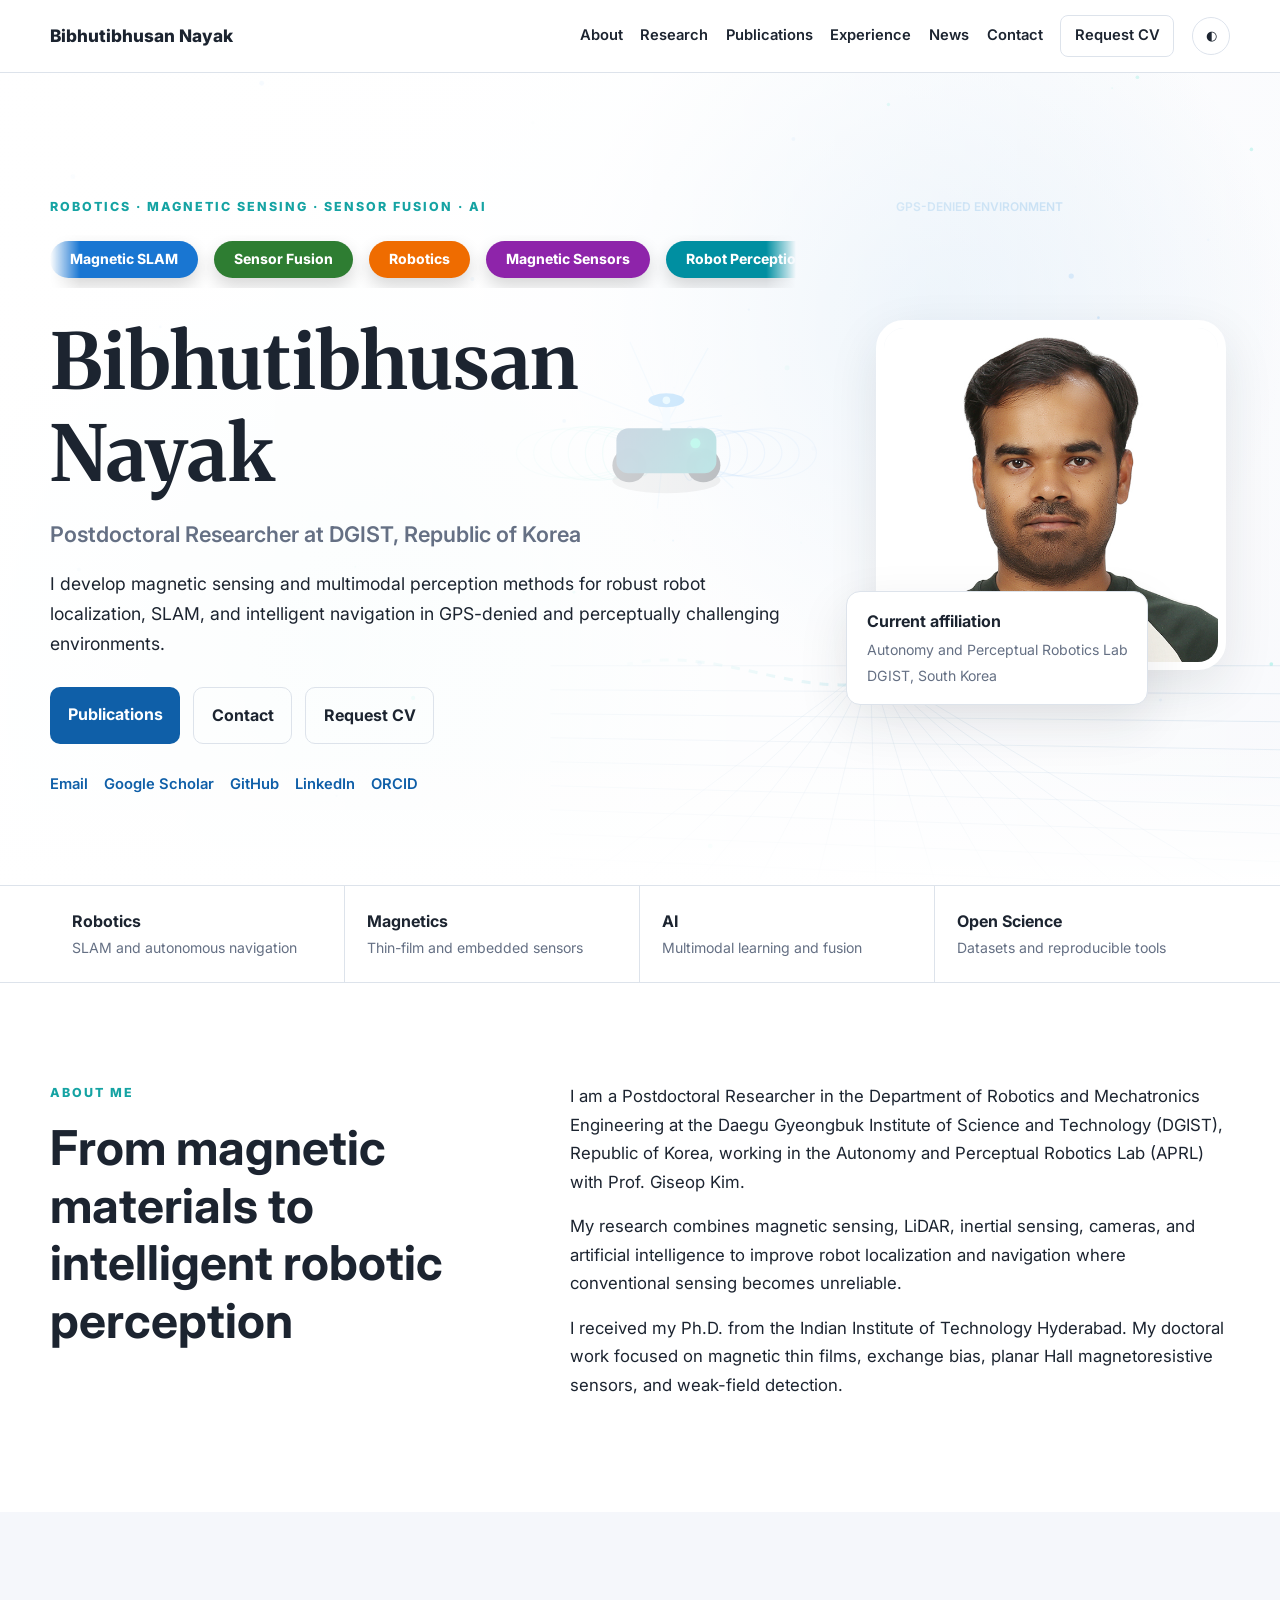
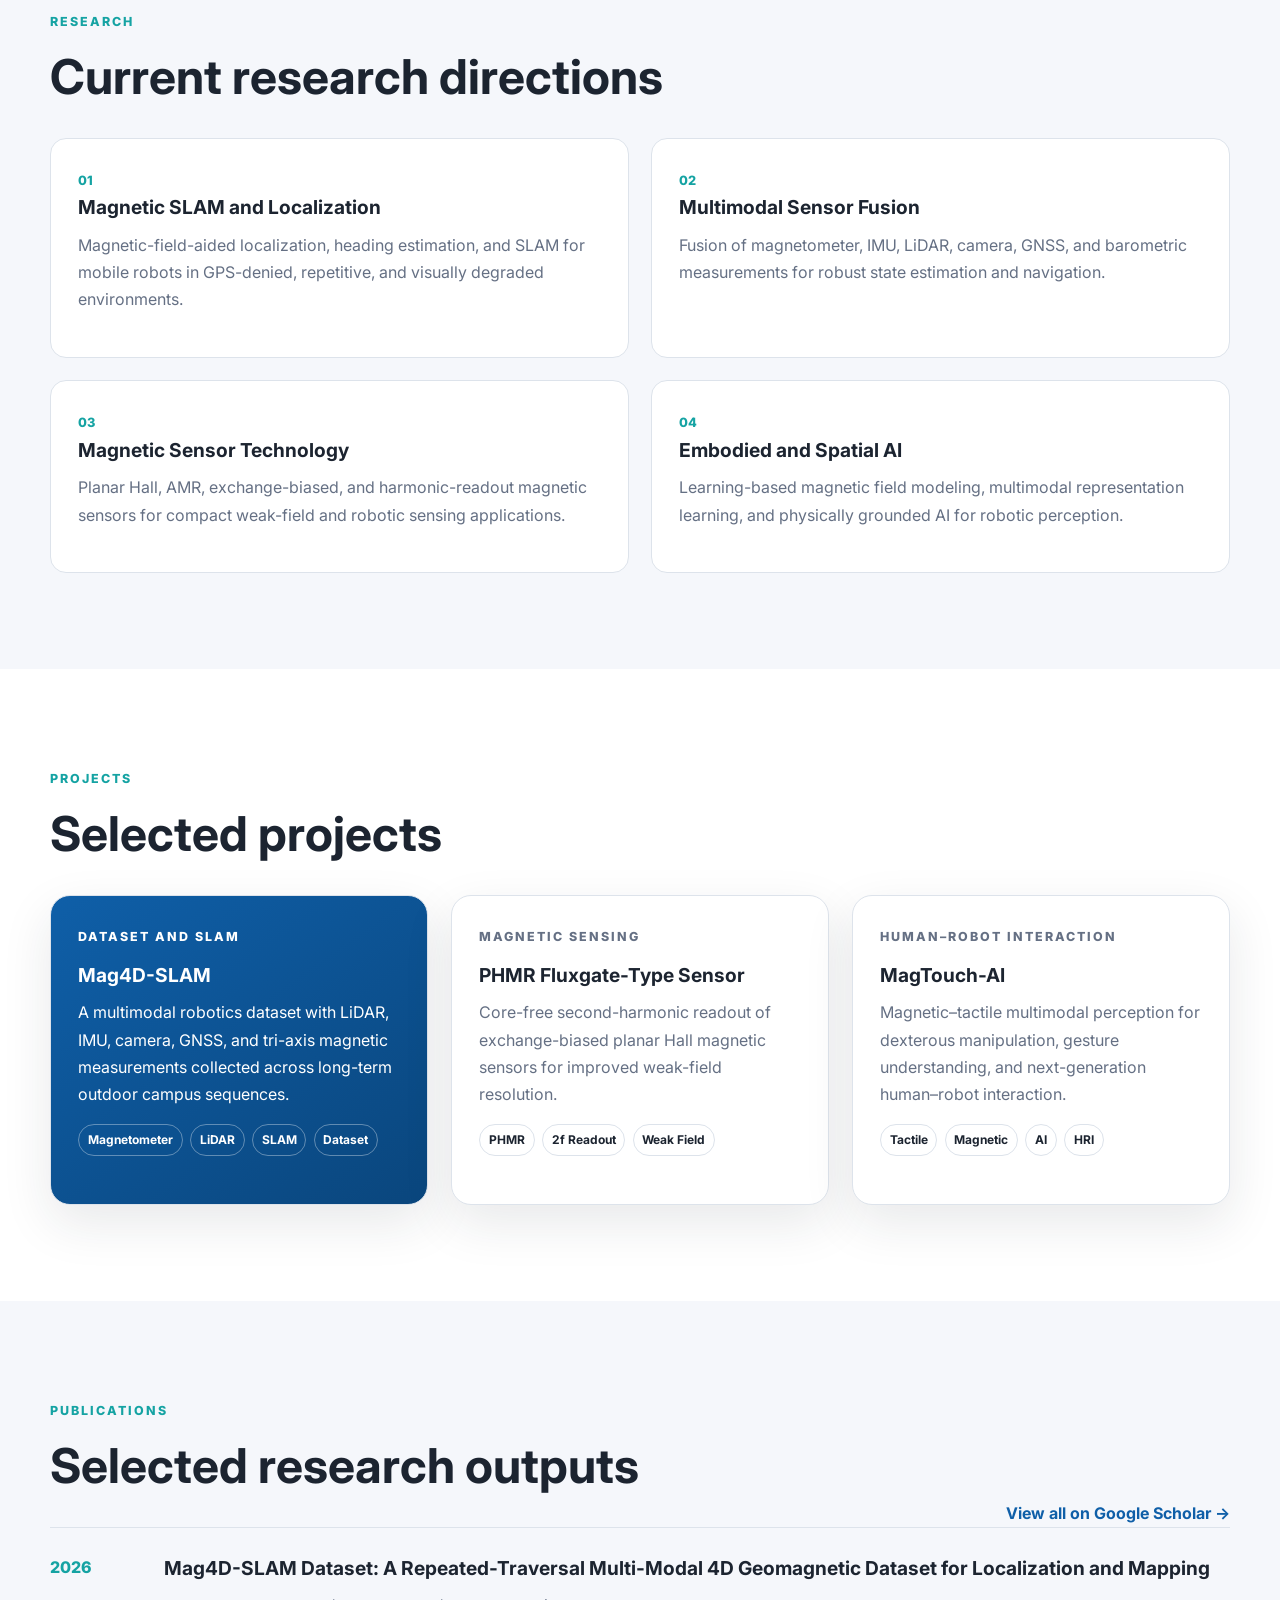
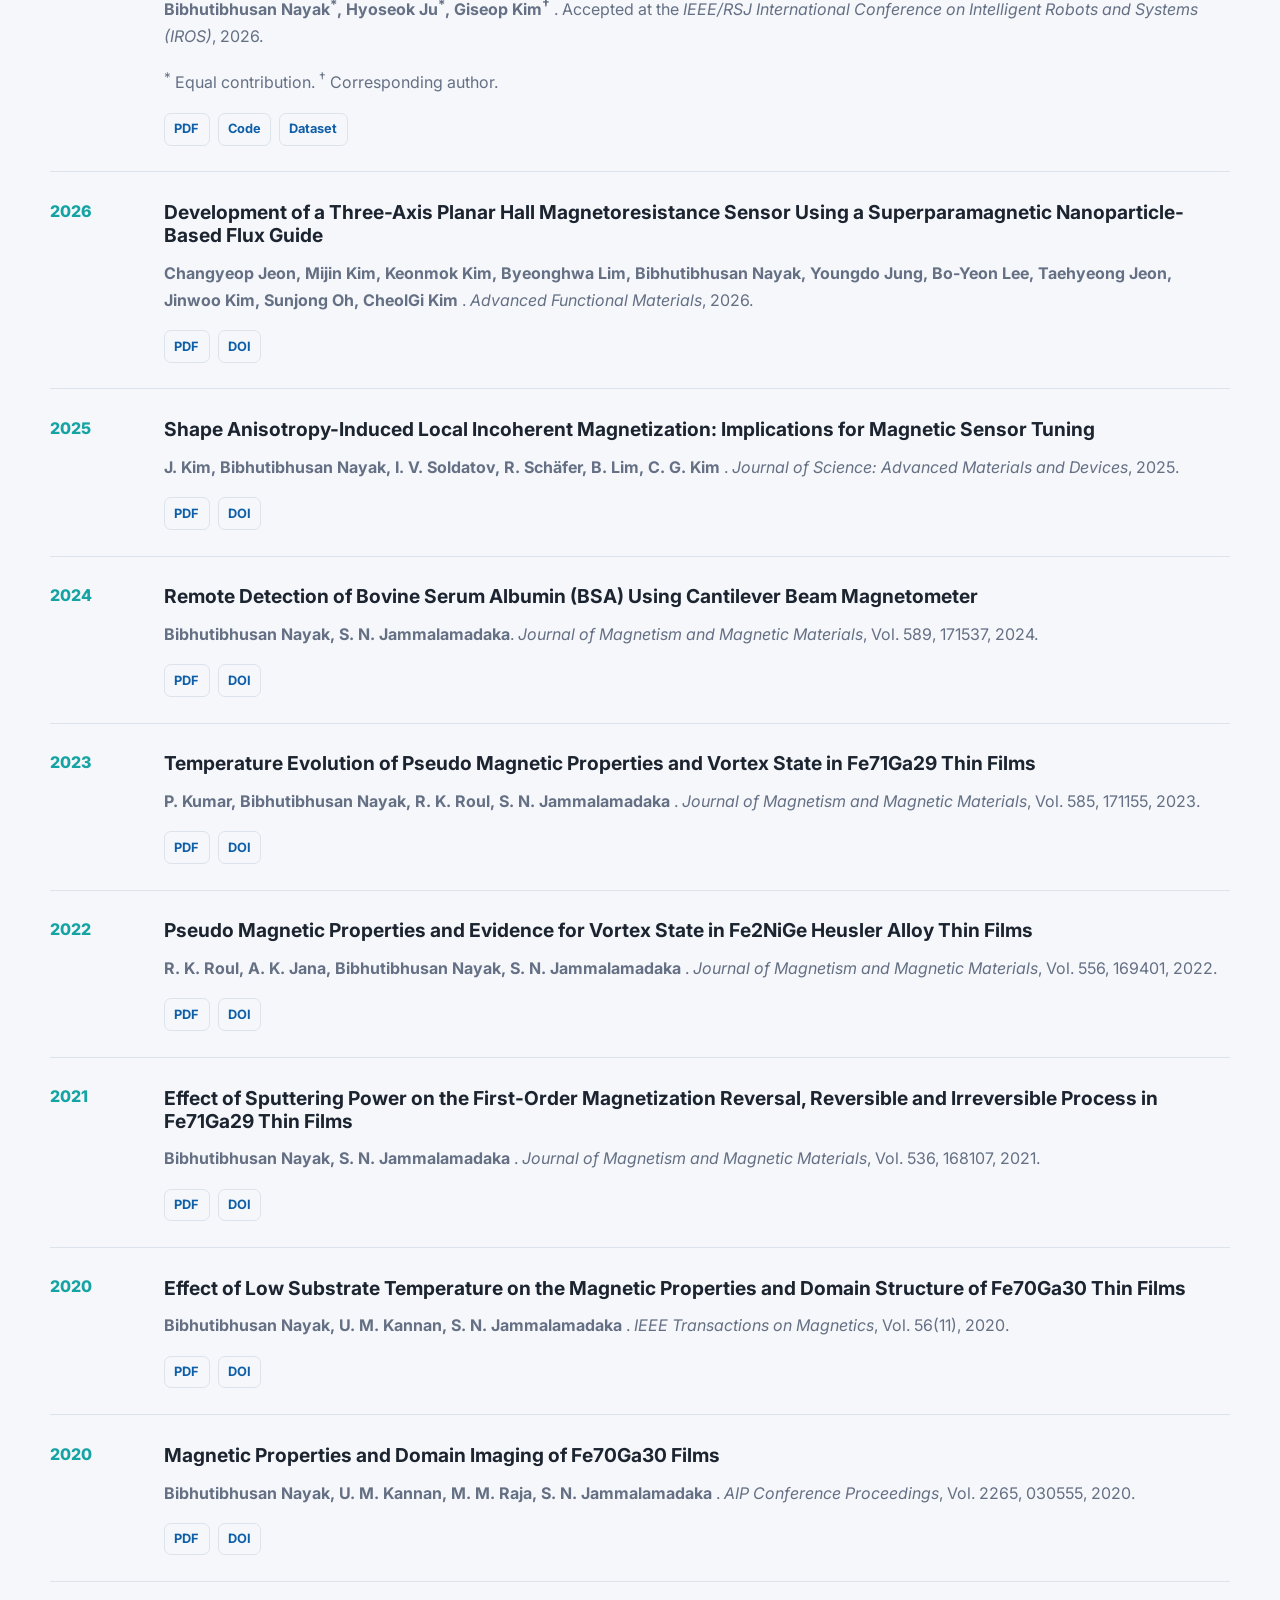
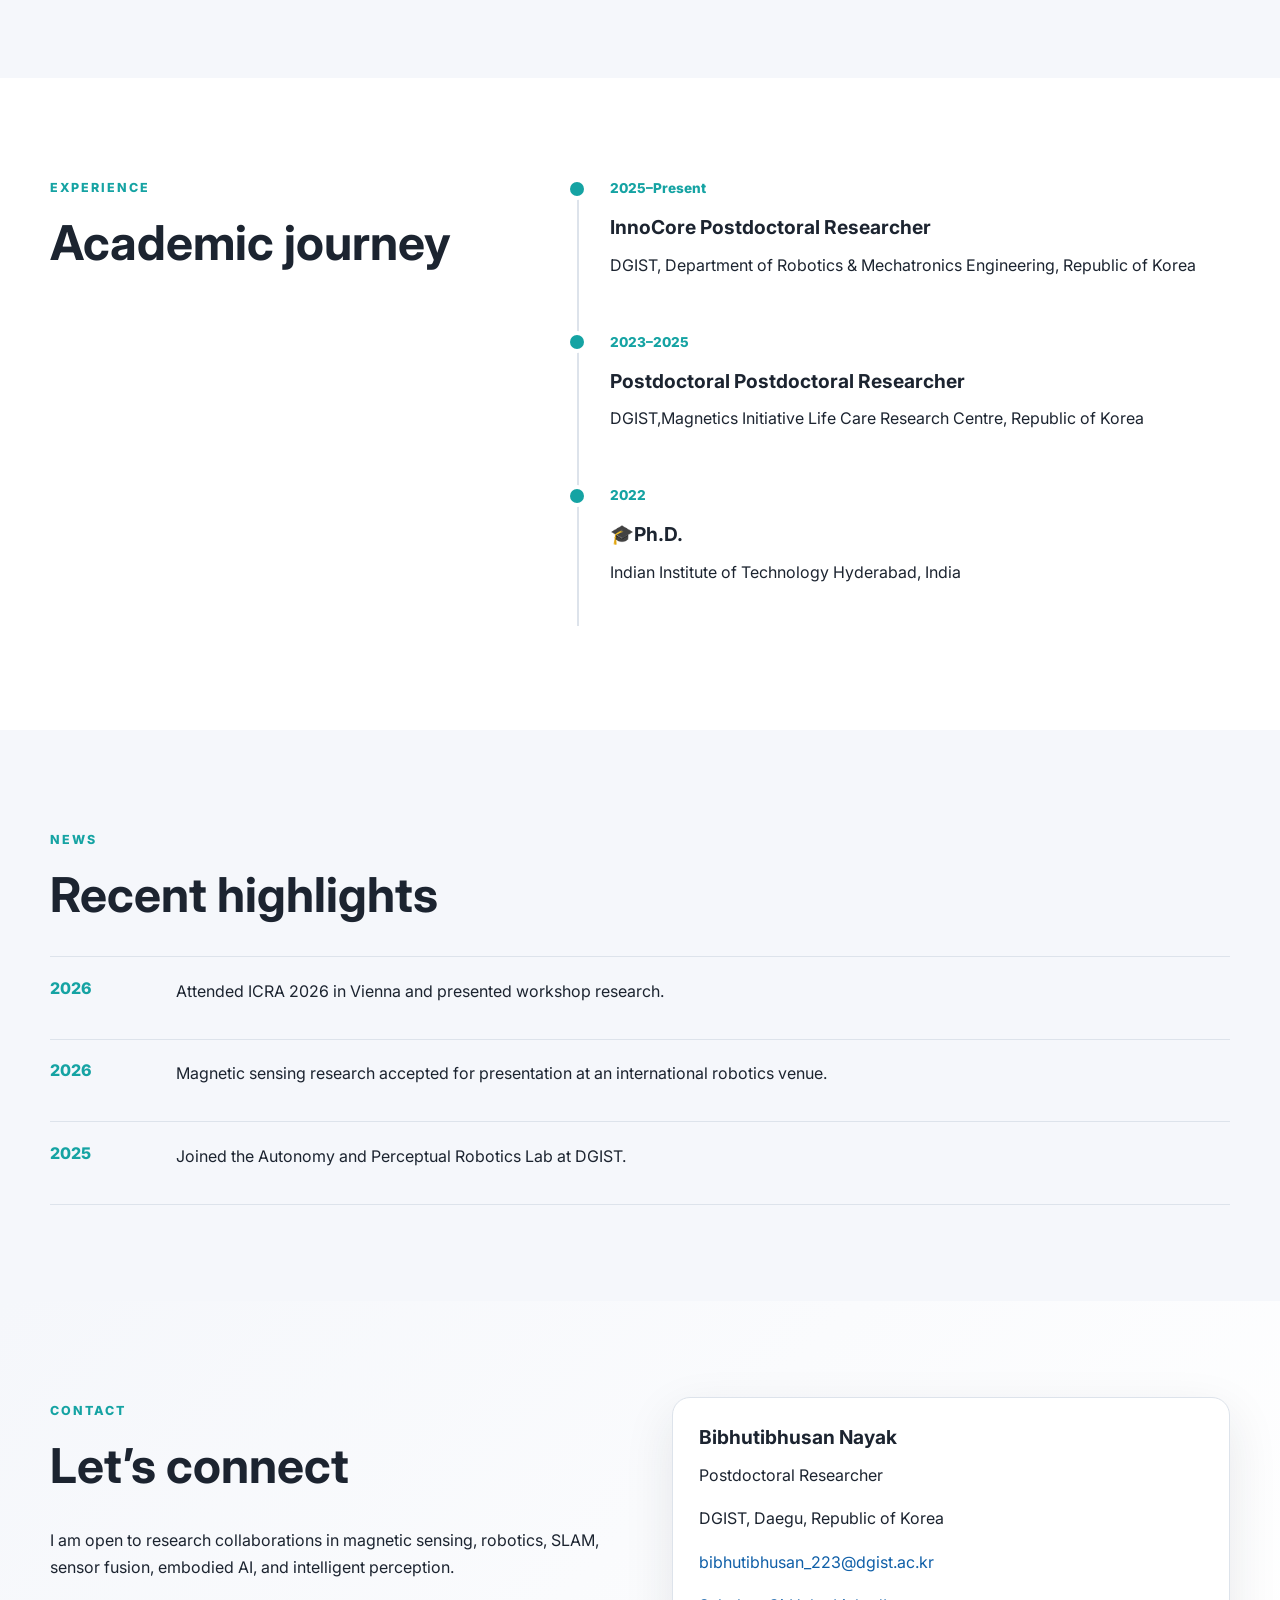
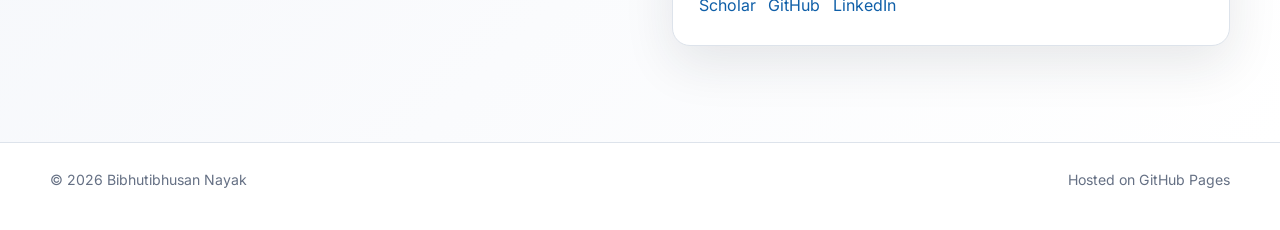
<file: index.html>
<!DOCTYPE html>
<html lang="en">
<head>
  <meta charset="UTF-8" />

  <meta name="viewport" content="width=device-width, initial-scale=1.0" />

  <title>Bibhutibhusan Nayak | Robotics | Magnetic SLAM | DGIST</title>

  <meta name="description"
  content="Official website of Dr. Bibhutibhusan Nayak, Postdoctoral Researcher at DGIST. Research in Robotics, Magnetic SLAM, Sensor Fusion, Artificial Intelligence, and Magnetic Sensors.">

  <meta name="keywords"
  content="Bibhutibhusan Nayak, Bibhuti Nayak, DGIST, Robotics, Magnetic SLAM, Sensor Fusion, Artificial Intelligence, Magnetic Sensors, Postdoctoral Researcher">

  <meta name="author"
  content="Bibhutibhusan Nayak">

  <meta name="robots"
  content="index, follow">

  <meta property="og:title"
  content="Bibhutibhusan Nayak">

  <meta property="og:description"
  content="Official academic website of Dr. Bibhutibhusan Nayak">

  <meta property="og:type"
  content="website">

  <meta property="og:url"
  content="https://bibhu223.github.io">

  <meta property="og:image"
  content="https://bibhu223.github.io/assets/profile_picture.jpeg">
  <link rel="preconnect" href="https://fonts.gstatic.com" crossorigin>
  <link href="https://fonts.googleapis.com/css2?family=Inter:wght@400;500;600;700;800&family=Merriweather:wght@700&display=swap" rel="stylesheet">

  <link rel="stylesheet" href="style.css" />
  <script defer src="script.js"></script>
</head>
<body>
  <header class="site-header">
    <nav class="nav container">
      <a class="brand" href="#home">Bibhutibhusan Nayak</a>

      <button class="menu-toggle" aria-label="Open menu" aria-expanded="false">☰</button>

      <div class="nav-links">
        <a href="#about">About</a>
        <a href="#research">Research</a>
        <a href="#publications">Publications</a>
        <a href="#experience">Experience</a>
        <a href="#news">News</a>
        <a href="#contact">Contact</a>
        <a class="nav-cv" href="request-cv.html">Request CV</a>
        <button id="theme-toggle" class="theme-toggle" aria-label="Toggle dark mode">◐</button>
      </div>
    </nav>
  </header>

  <main>
    <section id="home" class="hero animated-hero">
      <canvas id="robotics-canvas" aria-hidden="true"></canvas>
      <div class="hero-overlay" aria-hidden="true"></div>
      <div class="container hero-grid">
        <div class="hero-text">
          <p class="eyebrow">Robotics · Magnetic Sensing · Sensor Fusion · AI</p>
<div class="research-slider" aria-label="Research interests">
            <div class="slider-track">
              <div class="slider-group">
                <span class="tag blue">Magnetic SLAM</span>
                <span class="tag green">Sensor Fusion</span>
                <span class="tag orange">Robotics</span>
                <span class="tag purple">Magnetic Sensors</span>
                <span class="tag cyan">Robot Perception</span>
                <span class="tag red">LiDAR</span>
                <span class="tag blue">GPS-denied Navigation</span>
                <span class="tag green">Spatial AI</span>
                <span class="tag purple">Magnetic Data Acquisition</span>
                <span class="tag orange">Sensor Electronics</span>
                <span class="tag cyan">Indoor Localization</span>
                <span class="tag red">Autonomous Robots</span>
              </div>

              <div class="slider-group" aria-hidden="true">
                <span class="tag blue">Magnetic SLAM</span>
                <span class="tag green">Sensor Fusion</span>
                <span class="tag orange">Robotics</span>
                <span class="tag purple">Magnetic Sensors</span>
                <span class="tag cyan">Robot Perception</span>
                <span class="tag red">LiDAR</span>
                <span class="tag blue">GPS-denied Navigation</span>
                <span class="tag green">Spatial AI</span>
                <span class="tag purple">Magnetic Data Acquisition</span>
                <span class="tag orange">Sensor Electronics</span>
                <span class="tag cyan">Indoor Localization</span>
                <span class="tag red">Autonomous Robots</span>
              </div>
            </div>
          </div>
          <h1>Bibhutibhusan Nayak</h1>
          <p class="hero-role">Postdoctoral Researcher at DGIST, Republic of Korea</p>
          <p class="hero-summary">
            I develop magnetic sensing and multimodal perception methods for robust
            robot localization, SLAM, and intelligent navigation in GPS-denied and
            perceptually challenging environments.
          </p>

          <div class="hero-actions">
            <a class="btn primary" href="#publications">Publications</a>
            <a class="btn secondary" href="#contact">Contact</a>
            <a class="btn secondary" href="request-cv.html">Request CV</a>
          </div>

          <div class="social-row">
            <a href="mailto:bibhutibhusan_223@dgist.ac.kr">Email</a>
            <a href="https://scholar.google.com/" target="_blank" rel="noopener">Google Scholar</a>
            <a href="https://github.com/bibhu223" target="_blank" rel="noopener">GitHub</a>
            <a href="https://www.linkedin.com/" target="_blank" rel="noopener">LinkedIn</a>
            <a href="https://orcid.org/" target="_blank" rel="noopener">ORCID</a>
          </div>
        </div>

        <div class="hero-photo-wrap">
          <img class="hero-photo" src="assets/profile_picture.jpeg" alt="Portrait of Bibhutibhusan Nayak" onerror="this.onerror=null;this.src='assets/profile-placeholder.svg';" />
          <div class="photo-card">
            <strong>Current affiliation</strong>
            <span>Autonomy and Perceptual Robotics Lab</span>
            <span>DGIST, South Korea</span>
          </div>
        </div>
      </div>
    </section>

    <section class="stats-bar">
      <div class="container stats-grid">
        <div><strong>Robotics</strong><span>SLAM and autonomous navigation</span></div>
        <div><strong>Magnetics</strong><span>Thin-film and embedded sensors</span></div>
        <div><strong>AI</strong><span>Multimodal learning and fusion</span></div>
        <div><strong>Open Science</strong><span>Datasets and reproducible tools</span></div>
      </div>
    </section>

    <section id="about" class="section">
      <div class="container two-col">
        <div>
          <p class="section-kicker">About me</p>
          <h2>From magnetic materials to intelligent robotic perception</h2>
        </div>
        <div class="prose">
          <p>
            I am a Postdoctoral Researcher in the Department of Robotics and
            Mechatronics Engineering at the Daegu Gyeongbuk Institute of Science
            and Technology (DGIST), Republic of Korea, working in the Autonomy and
            Perceptual Robotics Lab (APRL) with Prof. Giseop Kim.
          </p>
          <p>
            My research combines magnetic sensing, LiDAR, inertial sensing,
            cameras, and artificial intelligence to improve robot localization
            and navigation where conventional sensing becomes unreliable.
          </p>
          <p>
            I received my Ph.D. from the Indian Institute of Technology Hyderabad.
            My doctoral work focused on magnetic thin films, exchange bias,
            planar Hall magnetoresistive sensors, and weak-field detection.
          </p>
        </div>
      </div>
    </section>

    <section id="research" class="section alt">
      <div class="container">
        <p class="section-kicker">Research</p>
        <h2>Current research directions</h2>

        <div class="research-grid">
          <article class="research-card">
            <span class="number">01</span>
            <h3>Magnetic SLAM and Localization</h3>
            <p>
              Magnetic-field-aided localization, heading estimation, and SLAM for
              mobile robots in GPS-denied, repetitive, and visually degraded environments.
            </p>
          </article>

          <article class="research-card">
            <span class="number">02</span>
            <h3>Multimodal Sensor Fusion</h3>
            <p>
              Fusion of magnetometer, IMU, LiDAR, camera, GNSS, and barometric
              measurements for robust state estimation and navigation.
            </p>
          </article>

          <article class="research-card">
            <span class="number">03</span>
            <h3>Magnetic Sensor Technology</h3>
            <p>
              Planar Hall, AMR, exchange-biased, and harmonic-readout magnetic
              sensors for compact weak-field and robotic sensing applications.
            </p>
          </article>

          <article class="research-card">
            <span class="number">04</span>
            <h3>Embodied and Spatial AI</h3>
            <p>
              Learning-based magnetic field modeling, multimodal representation
              learning, and physically grounded AI for robotic perception.
            </p>
          </article>
        </div>
      </div>
    </section>

    <section id="projects" class="section">
      <div class="container">
        <p class="section-kicker">Projects</p>
        <h2>Selected projects</h2>

        <div class="project-grid">
          <article class="project-card featured">
            <div class="project-content">
              <p class="project-label">Dataset and SLAM</p>
              <h3>Mag4D-SLAM</h3>
              <p>
                A multimodal robotics dataset with LiDAR, IMU, camera, GNSS, and
                tri-axis magnetic measurements collected across long-term outdoor
                campus sequences.
              </p>
              <div class="tags">
                <span>Magnetometer</span><span>LiDAR</span><span>SLAM</span><span>Dataset</span>
              </div>
            </div>
          </article>

          <article class="project-card">
            <div class="project-content">
              <p class="project-label">Magnetic sensing</p>
              <h3>PHMR Fluxgate-Type Sensor</h3>
              <p>
                Core-free second-harmonic readout of exchange-biased planar Hall
                magnetic sensors for improved weak-field resolution.
              </p>
              <div class="tags">
                <span>PHMR</span><span>2f Readout</span><span>Weak Field</span>
              </div>
            </div>
          </article>

          <article class="project-card">
            <div class="project-content">
              <p class="project-label">Human–robot interaction</p>
              <h3>MagTouch-AI</h3>
              <p>
                Magnetic–tactile multimodal perception for dexterous manipulation,
                gesture understanding, and next-generation human–robot interaction.
              </p>
              <div class="tags">
                <span>Tactile</span><span>Magnetic</span><span>AI</span><span>HRI</span>
              </div>
            </div>
          </article>
        </div>
      </div>
    </section>

    <section id="publications" class="section alt">
      <div class="container">
        <div class="section-head-row">
          <div>
            <p class="section-kicker">Publications</p>
            <h2>Selected research outputs</h2>
          </div>
          <a class="inline-link" href="https://scholar.google.com/citations?user=8MGOSscAAAAJ&hl=en" target="_blank" rel="noopener">View all on Google Scholar →</a>
        </div>

       
          <div class="publication-list">

  <!-- 2026 IROS -->
  <article class="publication">
    <div class="pub-year">2026</div>
    <div>
      <h3>
        Mag4D-SLAM Dataset: A Repeated-Traversal Multi-Modal 4D Geomagnetic Dataset for Localization and Mapping
      </h3>

      <p>
        <strong>
          Bibhutibhusan Nayak<sup>*</sup>,
          Hyoseok Ju<sup>*</sup>,
          Giseop Kim<sup>†</sup>
        </strong>.
        Accepted at the <em>IEEE/RSJ International Conference on Intelligent Robots and Systems (IROS)</em>, 2026.
      </p>

      <p class="author-note">
        <sup>*</sup> Equal contribution.
        <sup>†</sup> Corresponding author.
      </p>

      <div class="pub-links">
        <a href="YOUR_IROS_PDF_LINK" target="_blank" rel="noopener noreferrer">PDF</a>
        <a href="YOUR_GITHUB_CODE_LINK" target="_blank" rel="noopener noreferrer">Code</a>
        <a href="https://mag4d-dataset.github.io/Mag4d-Dataset/" target="_blank" rel="noopener noreferrer">Dataset</a>
      </div>
    </div>
  </article>

  <!-- AFM -->
  <article class="publication">
    <div class="pub-year">2026</div>
    <div>
      <h3>
        Development of a Three-Axis Planar Hall Magnetoresistance Sensor Using a Superparamagnetic Nanoparticle-Based Flux Guide
      </h3>

      <p>
        <strong>
          Changyeop Jeon, Mijin Kim, Keonmok Kim, Byeonghwa Lim,
          Bibhutibhusan Nayak, Youngdo Jung, Bo-Yeon Lee,
          Taehyeong Jeon, Jinwoo Kim, Sunjong Oh, CheolGi Kim
        </strong>.
        <em>Advanced Functional Materials</em>, 2026.
      </p>

      <div class="pub-links">
        <a href="YOUR_AFM_PDF_LINK" target="_blank" rel="noopener noreferrer">PDF</a>
        <a href="https://doi.org/10.1002/adfm.76501" target="_blank" rel="noopener noreferrer">DOI</a>
      </div>
    </div>
  </article>

  <!-- JSAMD -->
  <article class="publication">
    <div class="pub-year">2025</div>
    <div>
      <h3>
        Shape Anisotropy-Induced Local Incoherent Magnetization: Implications for Magnetic Sensor Tuning
      </h3>

      <p>
        <strong>
          J. Kim, Bibhutibhusan Nayak, I. V. Soldatov,
          R. Schäfer, B. Lim, C. G. Kim
        </strong>.
        <em>Journal of Science: Advanced Materials and Devices</em>, 2025.
      </p>

      <div class="pub-links">
        <a href="YOUR_JSAMD_PDF_LINK" target="_blank" rel="noopener noreferrer">PDF</a>
        <a href="YOUR_JSAMD_DOI_LINK" target="_blank" rel="noopener noreferrer">DOI</a>
      </div>
    </div>
  </article>

  <!-- JMMM -->
  <article class="publication">
    <div class="pub-year">2024</div>
    <div>
      <h3>
        Remote Detection of Bovine Serum Albumin (BSA) Using Cantilever Beam Magnetometer
      </h3>

      <p>
        <strong>Bibhutibhusan Nayak, S. N. Jammalamadaka</strong>.
        <em>Journal of Magnetism and Magnetic Materials</em>, Vol. 589, 171537, 2024.
      </p>

      <div class="pub-links">
        <a href="YOUR_JMMM2024_PDF_LINK" target="_blank" rel="noopener noreferrer">PDF</a>
        <a href="YOUR_JMMM2024_DOI_LINK" target="_blank" rel="noopener noreferrer">DOI</a>
      </div>
    </div>
  </article>

  <!-- JMMM -->
  <article class="publication">
    <div class="pub-year">2023</div>
    <div>
      <h3>
        Temperature Evolution of Pseudo Magnetic Properties and Vortex State in Fe71Ga29 Thin Films
      </h3>

      <p>
        <strong>
          P. Kumar, Bibhutibhusan Nayak,
          R. K. Roul, S. N. Jammalamadaka
        </strong>.
        <em>Journal of Magnetism and Magnetic Materials</em>, Vol. 585, 171155, 2023.
      </p>

      <div class="pub-links">
        <a href="YOUR_JMMM2023_PDF_LINK" target="_blank" rel="noopener noreferrer">PDF</a>
        <a href="YOUR_JMMM2023_DOI_LINK" target="_blank" rel="noopener noreferrer">DOI</a>
      </div>
    </div>
  </article>

  <!-- JMMM -->
  <article class="publication">
    <div class="pub-year">2022</div>
    <div>
      <h3>
        Pseudo Magnetic Properties and Evidence for Vortex State in Fe2NiGe Heusler Alloy Thin Films
      </h3>

      <p>
        <strong>
          R. K. Roul, A. K. Jana,
          Bibhutibhusan Nayak, S. N. Jammalamadaka
        </strong>.
        <em>Journal of Magnetism and Magnetic Materials</em>, Vol. 556, 169401, 2022.
      </p>

      <div class="pub-links">
        <a href="YOUR_JMMM2022_PDF_LINK" target="_blank" rel="noopener noreferrer">PDF</a>
        <a href="YOUR_JMMM2022_DOI_LINK" target="_blank" rel="noopener noreferrer">DOI</a>
      </div>
    </div>
  </article>

  <!-- JMMM -->
  <article class="publication">
    <div class="pub-year">2021</div>
    <div>
      <h3>
        Effect of Sputtering Power on the First-Order Magnetization Reversal, Reversible and Irreversible Process in Fe71Ga29 Thin Films
      </h3>

      <p>
        <strong>
          Bibhutibhusan Nayak,
          S. N. Jammalamadaka
        </strong>.
        <em>Journal of Magnetism and Magnetic Materials</em>, Vol. 536, 168107, 2021.
      </p>

      <div class="pub-links">
        <a href="YOUR_JMMM2021_PDF_LINK" target="_blank" rel="noopener noreferrer">PDF</a>
        <a href="YOUR_JMMM2021_DOI_LINK" target="_blank" rel="noopener noreferrer">DOI</a>
      </div>
    </div>
  </article>

  <!-- IEEE -->
  <article class="publication">
    <div class="pub-year">2020</div>
    <div>
      <h3>
        Effect of Low Substrate Temperature on the Magnetic Properties and Domain Structure of Fe70Ga30 Thin Films
      </h3>

      <p>
        <strong>
          Bibhutibhusan Nayak,
          U. M. Kannan,
          S. N. Jammalamadaka
        </strong>.
        <em>IEEE Transactions on Magnetics</em>, Vol. 56(11), 2020.
      </p>

      <div class="pub-links">
        <a href="YOUR_IEEETMAG_PDF_LINK" target="_blank" rel="noopener noreferrer">PDF</a>
        <a href="YOUR_IEEETMAG_DOI_LINK" target="_blank" rel="noopener noreferrer">DOI</a>
      </div>
    </div>
  </article>

  <!-- AIP -->
  <article class="publication">
    <div class="pub-year">2020</div>
    <div>
      <h3>
        Magnetic Properties and Domain Imaging of Fe70Ga30 Films
      </h3>

      <p>
        <strong>
          Bibhutibhusan Nayak,
          U. M. Kannan,
          M. M. Raja,
          S. N. Jammalamadaka
        </strong>.
        <em>AIP Conference Proceedings</em>, Vol. 2265, 030555, 2020.
      </p>

      <div class="pub-links">
        <a href="YOUR_AIP_PDF_LINK" target="_blank" rel="noopener noreferrer">PDF</a>
        <a href="YOUR_AIP_DOI_LINK" target="_blank" rel="noopener noreferrer">DOI</a>
      </div>
    </div>
  </article>

</div>
      </div>
    </section>

    <section id="experience" class="section">
      <div class="container two-col">
        <div>
          <p class="section-kicker">Experience</p>
          <h2>Academic journey</h2>
        </div>

        <div class="timeline">
          <article>
            <span class="timeline-dot"></span>
            <div>
              <p class="time">2025–Present</p>
              <h3>InnoCore Postdoctoral Researcher</h3>
              <p>DGIST, Department of Robotics &amp; Mechatronics Engineering, Republic of Korea</p>
            </div>
          </article>

          <article>
            <span class="timeline-dot"></span>
            <div>
              <p class="time">2023–2025</p>
              <h3>Postdoctoral Postdoctoral Researcher</h3>
              <p>DGIST,Magnetics Initiative Life Care Research Centre, Republic of Korea</p>
            </div>
          </article>

          <article>
            <span class="timeline-dot"></span>
            <div>
              <p class="time">2022</p>
              <h3>🎓Ph.D.</h3>
              <p>Indian Institute of Technology Hyderabad, India</p>
            </div>
          </article>
        </div>
      </div>
    </section>

    <section id="news" class="section alt">
      <div class="container">
        <p class="section-kicker">News</p>
        <h2>Recent highlights</h2>

        <div class="news-list">
          <article><time>2026</time><p>Attended ICRA 2026 in Vienna and presented workshop research.</p></article>
          <article><time>2026</time><p>Magnetic sensing research accepted for presentation at an international robotics venue.</p></article>
          <article><time>2025</time><p>Joined the Autonomy and Perceptual Robotics Lab at DGIST.</p></article>
        </div>
      </div>
    </section>

    <section id="contact" class="section contact-section">
      <div class="container contact-grid">
        <div>
          <p class="section-kicker">Contact</p>
          <h2>Let’s connect</h2>
          <p>
            I am open to research collaborations in magnetic sensing, robotics,
            SLAM, sensor fusion, embodied AI, and intelligent perception.
          </p>
        </div>

        <div class="contact-card">
          <h3>Bibhutibhusan Nayak</h3>
          <p>Postdoctoral Researcher</p>
          <p>DGIST, Daegu, Republic of Korea</p>
          <p><a href="mailto:bibhutibhusan_223@dgist.ac.kr">bibhutibhusan_223@dgist.ac.kr</a></p>
          <div class="contact-links">
            <a href="https://scholar.google.com/" target="_blank" rel="noopener">Scholar</a>
            <a href="https://github.com/bibhu223" target="_blank" rel="noopener">GitHub</a>
            <a href="https://www.linkedin.com/" target="_blank" rel="noopener">LinkedIn</a>
          </div>
        </div>
      </div>
    </section>
  </main>

  <footer>
    <div class="container footer-row">
      <p>© <span id="current-year"></span> Bibhutibhusan Nayak</p>
      <p>Hosted on GitHub Pages</p>
    </div>
  </footer>
</body>
</html>
</file>
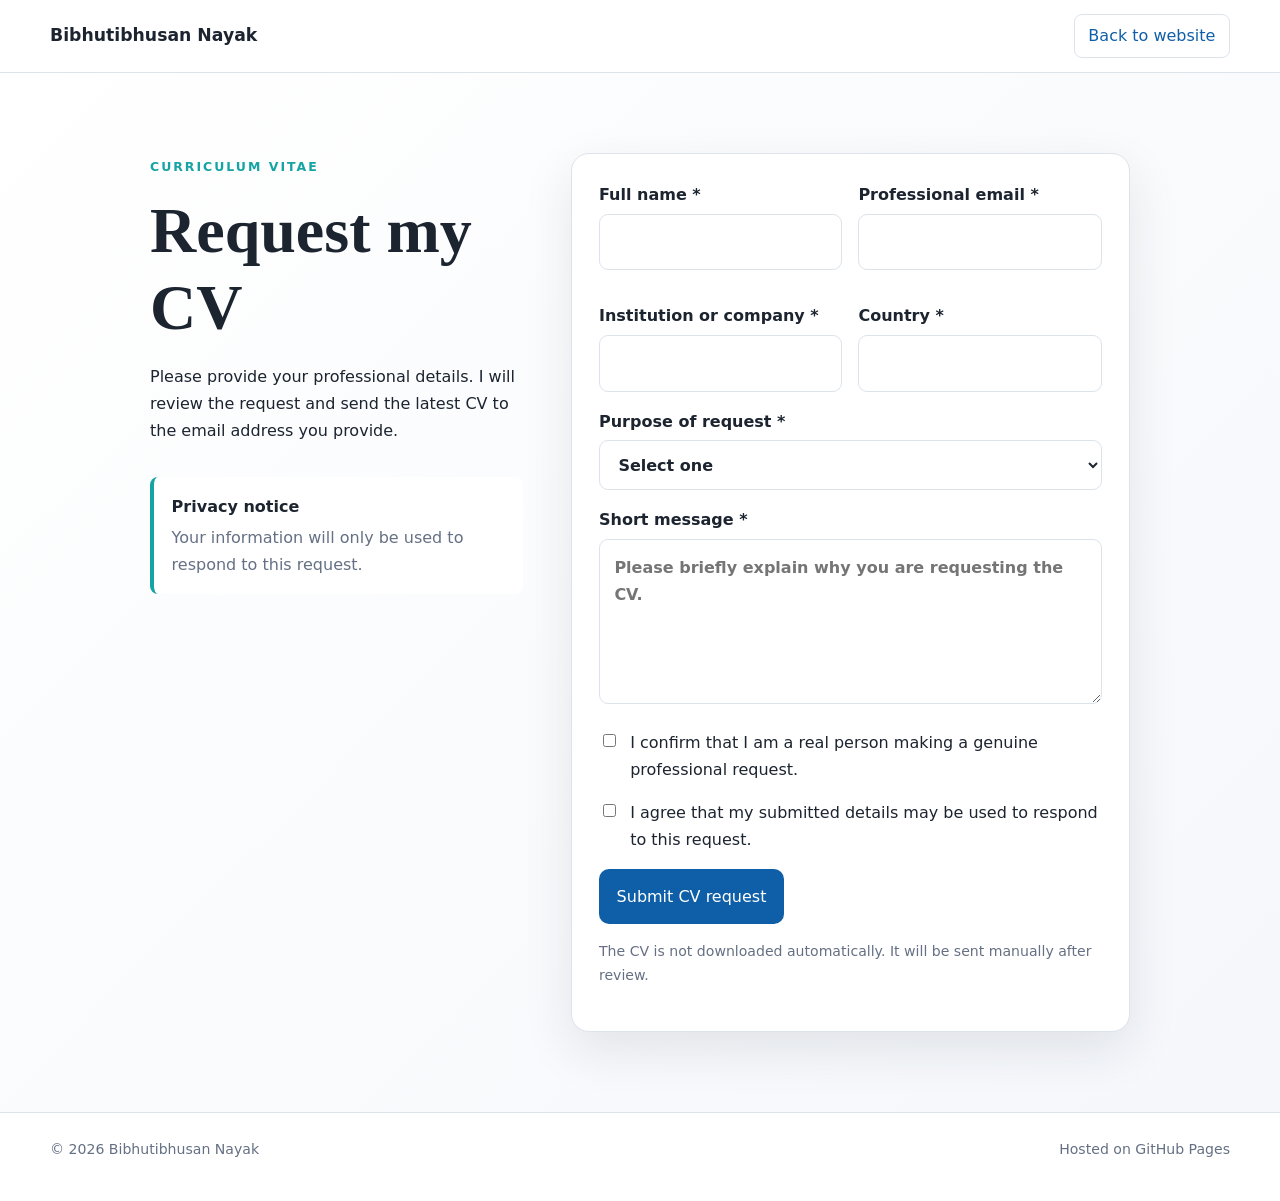
<file: request-cv.html>
<!DOCTYPE html>
<html lang="en">
<head>
<meta charset="UTF-8">
<meta name="viewport" content="width=device-width, initial-scale=1.0">
<meta name="robots" content="noindex, follow">
<title>Request CV | Dr. Bibhutibhusan Nayak</title>
<link rel="stylesheet" href="style.css">
<script defer src="script.js"></script>
</head>
<body>
<header class="site-header">
<nav class="nav container">
<a class="brand" href="index.html">Bibhutibhusan Nayak</a>
<a class="nav-cv" href="index.html">Back to website</a>
</nav>
</header>

<main class="cv-request-main">
<section class="cv-request-shell">
<div class="cv-request-intro">
<p class="section-kicker">Curriculum vitae</p>
<h1>Request my CV</h1>
<p>Please provide your professional details. I will review the request and send the latest CV to the email address you provide.</p>
<div class="privacy-note">
<strong>Privacy notice</strong>
<p>Your information will only be used to respond to this request.</p>
</div>
</div>

<form class="cv-request-form" action="https://formspree.io/f/mykrwqkk" method="POST">
<input type="hidden" name="_subject" value="New CV request from academic website">
<input type="hidden" name="_next" value="https://bibhu223.github.io/request-sent.html">

<label class="honeypot" aria-hidden="true">
Leave this field empty
<input type="text" name="_gotcha" tabindex="-1" autocomplete="off">
</label>

<div class="form-grid">
<label>Full name *
<input type="text" name="full_name" minlength="3" maxlength="100" autocomplete="name" required>
</label>

<label>Professional email *
<input type="email" name="email" maxlength="150" autocomplete="email" required>
</label>

<label>Institution or company *
<input type="text" name="institution" minlength="2" maxlength="150" autocomplete="organization" required>
</label>

<label>Country *
<input type="text" name="country" minlength="2" maxlength="80" autocomplete="country-name" required>
</label>
</div>

<label>Purpose of request *
<select name="purpose" required>
<option value="">Select one</option>
<option>Research collaboration</option>
<option>Academic or faculty recruitment</option>
<option>Postdoctoral opportunity</option>
<option>Conference or invited talk</option>
<option>Student or academic inquiry</option>
<option>Other professional purpose</option>
</select>
</label>

<label>Short message *
<textarea name="message" rows="5" minlength="20" maxlength="1000" placeholder="Please briefly explain why you are requesting the CV." required></textarea>
</label>

<label class="confirmation-box">
<input type="checkbox" name="human_confirmation" value="confirmed" required>
<span>I confirm that I am a real person making a genuine professional request.</span>
</label>

<label class="confirmation-box">
<input type="checkbox" name="privacy_consent" value="accepted" required>
<span>I agree that my submitted details may be used to respond to this request.</span>
</label>

<button class="btn primary submit-btn" type="submit">Submit CV request</button>
<p class="form-help">The CV is not downloaded automatically. It will be sent manually after review.</p>
</form>
</section>
</main>

<footer>
<div class="container footer-row">
<p>© <span id="current-year"></span> Bibhutibhusan Nayak</p>
<p>Hosted on GitHub Pages</p>
</div>
</footer>
</body>
</html>
</file>
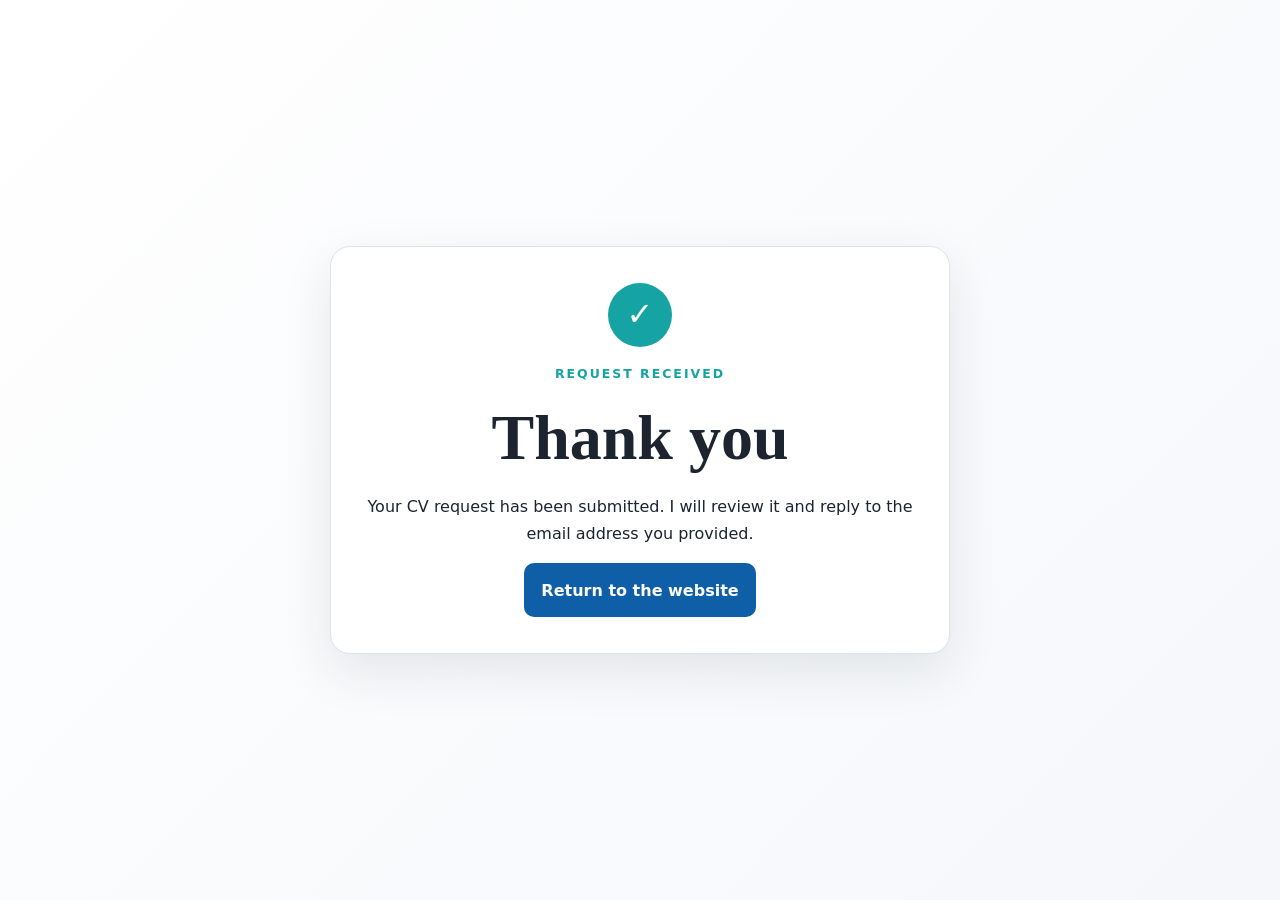
<file: request-sent.html>
<!DOCTYPE html>
<html lang="en">
<head>
<meta charset="UTF-8">
<meta name="viewport" content="width=device-width, initial-scale=1.0">
<meta name="robots" content="noindex, nofollow">
<title>Request received | Dr. Bibhutibhusan Nayak</title>
<link rel="stylesheet" href="style.css">
<script defer src="script.js"></script>
</head>
<body>
<main class="success-page">
<section class="success-card">
<div class="success-icon">✓</div>
<p class="section-kicker">Request received</p>
<h1>Thank you</h1>
<p>Your CV request has been submitted. I will review it and reply to the email address you provided.</p>
<a class="btn primary" href="index.html">Return to the website</a>
</section>
</main>
</body>
</html>
</file>
<file: style.css>
:root{
  --bg:#ffffff;
  --bg-soft:#f5f7fb;
  --card:#ffffff;
  --text:#1c2430;
  --muted:#657084;
  --line:#dde3eb;
  --primary:#0f5fa8;
  --primary-dark:#0a467d;
  --accent:#15a3a3;
  --header:rgba(255,255,255,.92);
  --shadow:0 18px 50px rgba(28,36,48,.10);
  --max:1180px;
}
[data-theme="dark"]{
  --bg:#0e141b;
  --bg-soft:#151d27;
  --card:#111923;
  --text:#edf3f8;
  --muted:#a8b3c2;
  --line:#2a3543;
  --primary:#69b7f0;
  --primary-dark:#9dd4fb;
  --accent:#66d1cb;
  --header:rgba(14,20,27,.92);
  --shadow:0 18px 50px rgba(0,0,0,.28);
}
*{box-sizing:border-box}
html{scroll-behavior:smooth;scroll-padding-top:80px}
body{
  margin:0;
  font-family:Inter,system-ui,-apple-system,Segoe UI,Roboto,sans-serif;
  color:var(--text);
  background:var(--bg);
  line-height:1.7;
  transition:.25s;
}
a{color:var(--primary);text-decoration:none}
a:hover{color:var(--primary-dark)}
img{max-width:100%;display:block}
h1,h2,h3{line-height:1.2;color:var(--text)}
h1{font-family:Merriweather,serif;font-size:clamp(2.8rem,6vw,5rem);margin:.3rem 0 1rem}
h2{font-size:clamp(2rem,4vw,3rem);margin:.2rem 0 2rem}
h3{font-size:1.2rem;margin:.2rem 0 .8rem}
p{margin:.2rem 0 1rem}
.container{width:min(calc(100% - 2rem),var(--max));margin:auto}
.site-header{
  position:sticky;top:0;z-index:1000;
  background:var(--header);backdrop-filter:blur(16px);
  border-bottom:1px solid var(--line)
}
.nav{min-height:72px;display:flex;align-items:center;justify-content:space-between}
.brand{font-weight:800;color:var(--text);font-size:1.08rem}
.nav-links{display:flex;align-items:center;gap:1.1rem}
.nav-links a{color:var(--text);font-size:.92rem;font-weight:600}
.nav-links a:hover{color:var(--primary)}
.nav-cv{padding:.45rem .85rem;border:1px solid var(--line);border-radius:8px}
.menu-toggle,.theme-toggle{border:0;background:transparent;color:var(--text);cursor:pointer}
.menu-toggle{display:none;font-size:1.5rem}
.theme-toggle{width:38px;height:38px;border:1px solid var(--line);border-radius:50%}
.hero{padding:7rem 0 5rem;background:linear-gradient(135deg,var(--bg) 0%,var(--bg-soft) 100%)}
.hero-grid{display:grid;grid-template-columns:1.45fr .75fr;gap:5rem;align-items:center}
.eyebrow,.section-kicker,.project-label{
  text-transform:uppercase;letter-spacing:.16em;font-size:.78rem;font-weight:800;color:var(--accent)
}
.hero-role{font-size:1.35rem;font-weight:600;color:var(--muted)}
.hero-summary{font-size:1.1rem;max-width:760px}
.hero-actions{display:flex;gap:.8rem;flex-wrap:wrap;margin:1.8rem 0}
.btn{display:inline-block;padding:.85rem 1.1rem;border-radius:10px;font-weight:700}
.btn.primary{background:var(--primary);color:#fff}
.btn.secondary{border:1px solid var(--line);color:var(--text)}
.social-row{display:flex;gap:1rem;flex-wrap:wrap;font-weight:600;font-size:.92rem}
.hero-photo-wrap{position:relative}
.hero-photo{
  width:min(360px,85vw);aspect-ratio:1;object-fit:cover;border-radius:28px;
  margin:auto;border:8px solid var(--card);box-shadow:var(--shadow)
}
.photo-card{
  position:absolute;left:-30px;bottom:-35px;background:var(--card);box-shadow:var(--shadow);
  border:1px solid var(--line);border-radius:14px;padding:1rem 1.2rem;display:grid;gap:.15rem
}
.photo-card span{font-size:.88rem;color:var(--muted)}
.stats-bar{border-top:1px solid var(--line);border-bottom:1px solid var(--line)}
.stats-grid{display:grid;grid-template-columns:repeat(4,1fr)}
.stats-grid div{padding:1.4rem;border-right:1px solid var(--line)}
.stats-grid div:last-child{border-right:0}
.stats-grid strong,.stats-grid span{display:block}
.stats-grid span{font-size:.88rem;color:var(--muted)}
.section{padding:6rem 0}
.section.alt{background:var(--bg-soft)}
.two-col{display:grid;grid-template-columns:.8fr 1.2fr;gap:5rem}
.prose{font-size:1.05rem}
.research-grid{display:grid;grid-template-columns:repeat(2,1fr);gap:1.4rem}
.research-card{
  border:1px solid var(--line);border-radius:16px;padding:1.7rem;background:var(--card)
}
.research-card .number{font-size:.8rem;font-weight:800;color:var(--accent)}
.research-card p{color:var(--muted)}
.project-grid{display:grid;grid-template-columns:repeat(3,1fr);gap:1.4rem}
.project-card{min-height:310px;border-radius:20px;padding:1.7rem;border:1px solid var(--line);background:var(--card);box-shadow:var(--shadow)}
.project-card.featured{background:linear-gradient(145deg,var(--primary),var(--primary-dark));color:#fff}
.project-card.featured h3,.project-card.featured p{color:#fff}
.project-card p{color:var(--muted)}
.tags{display:flex;gap:.45rem;flex-wrap:wrap;margin-top:1rem}
.tags span{padding:.3rem .55rem;border-radius:999px;border:1px solid var(--line);font-size:.75rem;font-weight:700}
.featured .tags span{border-color:rgba(255,255,255,.35)}
.section-head-row{display:flex;justify-content:space-between;align-items:end;gap:2rem}
.inline-link{font-weight:700}
.publication-list{border-top:1px solid var(--line)}
.publication{display:grid;grid-template-columns:90px 1fr;gap:1.5rem;padding:1.6rem 0;border-bottom:1px solid var(--line)}
.pub-year{font-weight:800;color:var(--accent)}
.publication p{color:var(--muted)}
.pub-links{display:flex;gap:.5rem;flex-wrap:wrap}
.pub-links a{padding:.28rem .58rem;border:1px solid var(--line);border-radius:7px;font-size:.8rem;font-weight:700}
.timeline{position:relative}
.timeline:before{content:"";position:absolute;left:7px;top:8px;bottom:8px;width:2px;background:var(--line)}
.timeline article{display:grid;grid-template-columns:24px 1fr;gap:1rem;padding-bottom:2rem;position:relative}
.timeline-dot{width:14px;height:14px;border-radius:50%;background:var(--accent);margin-top:.5rem;z-index:1;box-shadow:0 0 0 4px var(--bg)}
.time{color:var(--accent);font-size:.85rem;font-weight:800}
.news-list{border-top:1px solid var(--line)}
.news-list article{display:grid;grid-template-columns:110px 1fr;gap:1rem;border-bottom:1px solid var(--line);padding:1.1rem 0}
.news-list time{font-weight:800;color:var(--accent)}
.contact-section{background:linear-gradient(135deg,var(--bg-soft),var(--bg))}
.contact-grid{display:grid;grid-template-columns:1fr 1fr;gap:4rem;align-items:start}
.contact-card{background:var(--card);border:1px solid var(--line);border-radius:18px;padding:1.6rem;box-shadow:var(--shadow)}
.contact-links{display:flex;gap:.8rem;flex-wrap:wrap}
footer{border-top:1px solid var(--line);padding:1.4rem 0}
.footer-row{display:flex;justify-content:space-between;color:var(--muted);font-size:.88rem}
@media(max-width:900px){
  .menu-toggle{display:block}
  .nav-links{
    display:none;position:absolute;left:1rem;right:1rem;top:72px;background:var(--card);
    border:1px solid var(--line);border-radius:14px;padding:1rem;box-shadow:var(--shadow);
    flex-direction:column;align-items:stretch
  }
  .nav-links.open{display:flex}
  .hero-grid,.two-col,.contact-grid{grid-template-columns:1fr;gap:3rem}
  .hero{text-align:center}
  .hero-summary{margin-inline:auto}
  .hero-actions,.social-row{justify-content:center}
  .photo-card{position:static;margin:1rem auto 0;max-width:360px;text-align:left}
  .stats-grid{grid-template-columns:repeat(2,1fr)}
  .research-grid,.project-grid{grid-template-columns:1fr}
}
@media(max-width:600px){
  .section{padding:4rem 0}
  .stats-grid{grid-template-columns:1fr}
  .stats-grid div{border-right:0;border-bottom:1px solid var(--line)}
  .stats-grid div:last-child{border-bottom:0}
  .publication,.news-list article{grid-template-columns:1fr;gap:.3rem}
  .section-head-row,.footer-row{display:block}
}

.cv-request-main{min-height:calc(100vh - 150px);padding:5rem 1rem;background:linear-gradient(135deg,var(--bg) 0%,var(--bg-soft) 100%)}
.cv-request-shell{width:min(100%,980px);margin:auto;display:grid;grid-template-columns:.8fr 1.2fr;gap:3rem;align-items:start}
.cv-request-intro h1,.success-card h1{font-family:Merriweather,serif;font-size:clamp(2.3rem,5vw,4rem)}
.privacy-note{margin-top:2rem;padding:1rem 1.1rem;border-left:4px solid var(--accent);background:var(--card);border-radius:8px}
.privacy-note p{color:var(--muted);margin:.25rem 0 0}
.cv-request-form{padding:1.7rem;border:1px solid var(--line);border-radius:18px;background:var(--card);box-shadow:var(--shadow)}
.form-grid{display:grid;grid-template-columns:1fr 1fr;gap:1rem}
.cv-request-form label{display:block;margin-bottom:1rem;font-weight:700}
.cv-request-form input,.cv-request-form select,.cv-request-form textarea{width:100%;margin-top:.35rem;padding:.85rem .9rem;border:1px solid var(--line);border-radius:9px;background:var(--bg);color:var(--text);font:inherit}
.confirmation-box{display:flex!important;align-items:flex-start;gap:.7rem;font-weight:500!important}
.confirmation-box input{width:auto;margin-top:.32rem}
.submit-btn{border:0;cursor:pointer;font:inherit}
.form-help{margin-top:1rem;color:var(--muted);font-size:.88rem}
.honeypot{position:absolute!important;left:-9999px!important;width:1px!important;height:1px!important;overflow:hidden!important}
.success-page{min-height:100vh;display:grid;place-items:center;padding:1rem;background:linear-gradient(135deg,var(--bg) 0%,var(--bg-soft) 100%)}
.success-card{width:min(100%,620px);padding:2.2rem;text-align:center;border:1px solid var(--line);border-radius:20px;background:var(--card);box-shadow:var(--shadow)}
.success-icon{width:64px;height:64px;margin:0 auto 1rem;display:grid;place-items:center;border-radius:50%;background:var(--accent);color:#fff;font-size:2rem;font-weight:800}
@media(max-width:800px){.cv-request-shell{grid-template-columns:1fr}}
@media(max-width:600px){.form-grid{grid-template-columns:1fr}}


/* Animated robotics hero */
.animated-hero{position:relative;min-height:760px;overflow:hidden;isolation:isolate;background:radial-gradient(circle at 72% 30%,rgba(35,130,210,.16),transparent 34%),radial-gradient(circle at 25% 70%,rgba(20,190,180,.10),transparent 35%),linear-gradient(135deg,var(--bg),var(--bg-soft))}
#robotics-canvas{position:absolute;inset:0;width:100%;height:100%;z-index:-3;pointer-events:none}
.hero-overlay{position:absolute;inset:0;z-index:-2;pointer-events:none;background:linear-gradient(90deg,color-mix(in srgb,var(--bg) 90%,transparent),color-mix(in srgb,var(--bg) 72%,transparent) 43%,color-mix(in srgb,var(--bg) 18%,transparent))}
.animated-hero .hero-grid{min-height:620px;position:relative;z-index:2}
.animated-hero::after{content:"";position:absolute;left:0;right:0;bottom:0;height:150px;z-index:-1;background:linear-gradient(to top,var(--bg),transparent)}
@media(max-width:900px){.animated-hero{min-height:auto}.hero-overlay{background:color-mix(in srgb,var(--bg) 70%,transparent)}.animated-hero .hero-grid{min-height:auto}}
@media(prefers-reduced-motion:reduce){#robotics-canvas{display:none}}


/* =========================================================
   FINAL HERO LAYOUT FIX
   Prevents the moving keyword strip from pushing the photo
   outside the viewport.
========================================================= */

.animated-hero{
  position:relative;
  min-height:760px;
  overflow:hidden;
  isolation:isolate;
}

.animated-hero .hero-grid{
  position:relative;
  z-index:3;
  min-height:620px;
  display:grid;
  grid-template-columns:minmax(0,1.42fr) minmax(280px,.68fr);
  gap:clamp(2.5rem,6vw,5rem);
  align-items:center;
}

.hero-text{
  min-width:0;
  position:relative;
  z-index:4;
}

.hero-photo-wrap{
  min-width:0;
  position:relative;
  z-index:6;
  justify-self:center;
}

.hero-photo{
  position:relative;
  z-index:7;
  width:min(350px,30vw);
  min-width:260px;
  aspect-ratio:1;
  object-fit:cover;
  border-radius:28px;
  border:8px solid var(--card);
  box-shadow:var(--shadow);
  background:var(--card);
}

.photo-card{
  z-index:8;
}

#robotics-canvas{
  position:absolute;
  inset:0;
  width:100%;
  height:100%;
  z-index:0;
  pointer-events:none;
}

.hero-overlay{
  position:absolute;
  inset:0;
  z-index:1;
  pointer-events:none;
  background:linear-gradient(
    90deg,
    color-mix(in srgb,var(--bg) 93%,transparent) 0%,
    color-mix(in srgb,var(--bg) 82%,transparent) 43%,
    color-mix(in srgb,var(--bg) 32%,transparent) 100%
  );
}

.animated-hero::after{
  z-index:2;
}

/* =========================================================
   SEAMLESS RESEARCH KEYWORD SLIDER
========================================================= */

.research-slider{
  --slider-gap:16px;
  width:100%;
  max-width:100%;
  min-width:0;
  overflow:hidden;
  position:relative;
  margin:18px 0 28px;
  padding:6px 0 10px;
  mask-image:linear-gradient(
    to right,
    transparent,
    #000 4%,
    #000 96%,
    transparent
  );
  -webkit-mask-image:linear-gradient(
    to right,
    transparent,
    #000 4%,
    #000 96%,
    transparent
  );
}

.slider-track{
  display:flex;
  width:max-content;
  min-width:max-content;
  gap:var(--slider-gap);
  will-change:transform;
  animation:continuousResearchSlide 32s linear infinite;
}

.slider-group{
  display:flex;
  align-items:center;
  flex-shrink:0;
  gap:var(--slider-gap);
}

.slider-track:hover{
  animation-play-state:paused;
}

@keyframes continuousResearchSlide{
  from{
    transform:translate3d(0,0,0);
  }
  to{
    transform:translate3d(
      calc(-50% - (var(--slider-gap) / 2)),
      0,
      0
    );
  }
}

.tag{
  display:inline-flex;
  align-items:center;
  justify-content:center;
  flex:0 0 auto;
  padding:10px 20px;
  border-radius:999px;
  color:#fff;
  font-size:14px;
  font-weight:750;
  line-height:1.2;
  white-space:nowrap;
  box-shadow:0 8px 18px rgba(0,0,0,.16);
  transition:transform .2s ease,box-shadow .2s ease;
}

.tag:hover{
  transform:translateY(-3px);
  box-shadow:0 12px 24px rgba(0,0,0,.20);
}

.blue{background:#1976d2}
.green{background:#2e7d32}
.orange{background:#ef6c00}
.purple{background:#8e24aa}
.cyan{background:#008fa1}
.red{background:#c62828}

@media(max-width:900px){
  .animated-hero .hero-grid{
    grid-template-columns:1fr;
    min-height:auto;
  }

  .hero-text{
    order:1;
  }

  .hero-photo-wrap{
    order:2;
  }

  .hero-photo{
    width:min(330px,78vw);
    min-width:0;
  }

  .research-slider{
    text-align:left;
  }

  .hero-overlay{
    background:color-mix(in srgb,var(--bg) 74%,transparent);
  }
}

@media(max-width:600px){
  .tag{
    padding:9px 16px;
    font-size:13px;
  }

  .slider-track{
    animation-duration:26s;
  }
}

@media(prefers-reduced-motion:reduce){
  .slider-track{
    animation:none;
    transform:none;
  }

  #robotics-canvas{
    display:none;
  }
}
</file>
